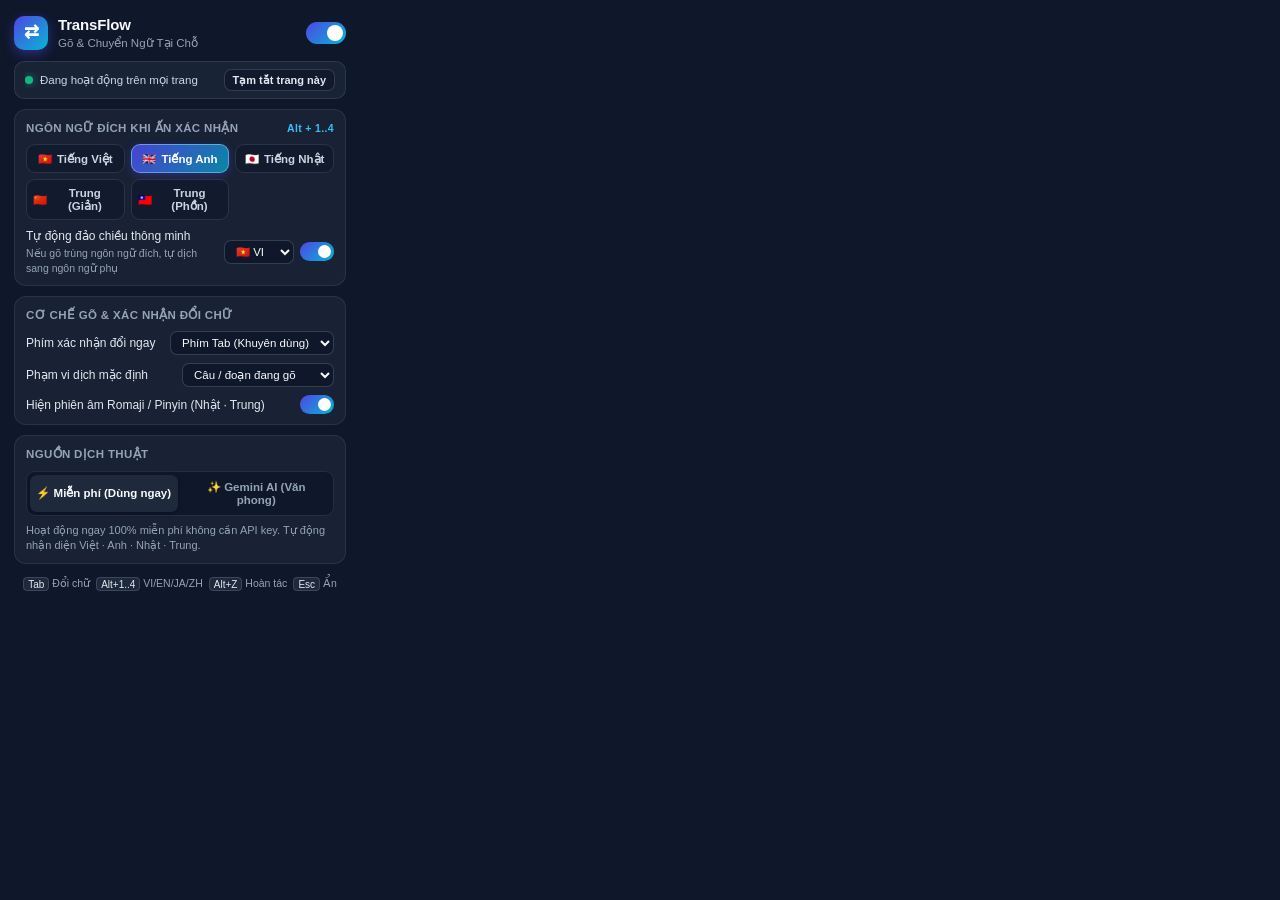
<file: extension/popup.html>
<!DOCTYPE html>
<html lang="vi">
<head>
  <meta charset="UTF-8" />
  <meta name="viewport" content="width=device-width, initial-scale=1.0" />
  <title>TransFlow — Cài đặt dịch tại chỗ</title>
  <link rel="stylesheet" href="popup.css" />
</head>
<body>
  <div class="app">
    <!-- Header -->
    <header class="header">
      <div class="brand">
        <div class="logo-badge">⇄</div>
        <div>
          <h1>TransFlow</h1>
          <p>Gõ &amp; Chuyển Ngữ Tại Chỗ</p>
        </div>
      </div>
      <label class="switch" title="Bật / Tắt toàn cục (Alt+X)">
        <input type="checkbox" id="enabledToggle" checked />
        <span class="slider"></span>
      </label>
    </header>

    <!-- Current Host Toggle -->
    <div class="site-bar" id="siteBar">
      <div class="site-info">
        <span class="dot" id="siteDot"></span>
        <span id="currentHostText">Đang hoạt động trên mọi trang</span>
      </div>
      <button class="site-toggle-btn" id="siteToggleBtn" type="button">Tạm tắt trang này</button>
    </div>

    <!-- Target Language Grid -->
    <section class="card">
      <div class="section-head">
        <span>Ngôn ngữ đích khi ấn Xác nhận</span>
        <span class="hint">Alt + 1..4</span>
      </div>
      <div class="lang-grid" id="targetLangGrid">
        <button type="button" class="lang-card" data-lang="vi">
          <span class="flag">🇻🇳</span>
          <span class="name">Tiếng Việt</span>
        </button>
        <button type="button" class="lang-card active" data-lang="en">
          <span class="flag">🇬🇧</span>
          <span class="name">Tiếng Anh</span>
        </button>
        <button type="button" class="lang-card" data-lang="ja">
          <span class="flag">🇯🇵</span>
          <span class="name">Tiếng Nhật</span>
        </button>
        <button type="button" class="lang-card" data-lang="zh-CN">
          <span class="flag">🇨🇳</span>
          <span class="name">Trung (Giản)</span>
        </button>
        <button type="button" class="lang-card" data-lang="zh-TW">
          <span class="flag">🇹🇼</span>
          <span class="name">Trung (Phồn)</span>
        </button>
      </div>

      <div class="row-setting mt-8">
        <div>
          <div class="label-sm">Tự động đảo chiều thông minh</div>
          <div class="sub-sm">Nếu gõ trùng ngôn ngữ đích, tự dịch sang ngôn ngữ phụ</div>
        </div>
        <div class="pivot-controls">
          <select id="fallbackLangSelect" class="select-sm" title="Ngôn ngữ đảo chiều">
            <option value="vi">🇻🇳 VI</option>
            <option value="en">🇬🇧 EN</option>
            <option value="ja">🇯🇵 JA</option>
            <option value="zh-CN">🇨🇳 ZH</option>
          </select>
          <label class="switch switch-sm">
            <input type="checkbox" id="autoPivotToggle" checked />
            <span class="slider"></span>
          </label>
        </div>
      </div>
    </section>

    <!-- Typing & Confirm Behavior -->
    <section class="card">
      <div class="section-head">
        <span>Cơ chế gõ &amp; Xác nhận đổi chữ</span>
      </div>

      <div class="row-setting">
        <label class="label-sm" for="confirmKeySelect">Phím xác nhận đổi ngay</label>
        <select id="confirmKeySelect" class="select-md">
          <option value="Tab">Phím Tab (Khuyên dùng)</option>
          <option value="Alt+Q">Tổ hợp Alt + Q</option>
          <option value="Ctrl+Enter">Tổ hợp Ctrl + Enter</option>
          <option value="ButtonOnly">Chỉ bấm nút Xác nhận</option>
        </select>
      </div>

      <div class="row-setting mt-8">
        <label class="label-sm" for="defaultScopeSelect">Phạm vi dịch mặc định</label>
        <select id="defaultScopeSelect" class="select-md">
          <option value="segment">Câu / đoạn đang gõ</option>
          <option value="full">Toàn bộ ô nhập</option>
        </select>
      </div>

      <div class="row-setting mt-8">
        <span class="label-sm">Hiện phiên âm Romaji / Pinyin (Nhật · Trung)</span>
        <label class="switch switch-sm">
          <input type="checkbox" id="showPhoneticToggle" checked />
          <span class="slider"></span>
        </label>
      </div>
    </section>

    <!-- Translation Engine -->
    <section class="card">
      <div class="section-head">
        <span>Nguồn dịch thuật</span>
      </div>
      <div class="seg-tabs">
        <button type="button" class="seg-btn active" data-engine="free">⚡ Miễn phí (Dùng ngay)</button>
        <button type="button" class="seg-btn" data-engine="gemini">✨ Gemini AI (Văn phong)</button>
      </div>

      <div id="freeEngineNote" class="engine-note">
        Hoạt động ngay 100% miễn phí không cần API key. Tự động nhận diện Việt · Anh · Nhật · Trung.
      </div>

      <div id="geminiPanel" class="gemini-panel hidden">
        <div class="row-setting">
          <label class="label-sm" for="toneSelect">Văn phong / Kính ngữ</label>
          <select id="toneSelect" class="select-md">
            <option value="natural">Tự nhiên, trôi chảy</option>
            <option value="polite">Lịch sự / Kính ngữ (Keigo)</option>
            <option value="casual">Thân mật / Chat bạn bè</option>
            <option value="concise">Ngắn gọn, súc tích</option>
          </select>
        </div>

        <div class="api-box mt-8">
          <div class="api-label-row">
            <label class="label-sm" for="geminiKeyInput">Gemini API Key</label>
            <a href="https://aistudio.google.com/apikey" target="_blank" rel="noreferrer" class="link-xs">Lấy key miễn phí ↗</a>
          </div>
          <div class="api-input-row">
            <input type="password" id="geminiKeyInput" placeholder="AIzaSy..." autocomplete="off" />
            <button type="button" id="testKeyBtn" class="btn-secondary">Kiểm tra</button>
          </div>
          <div id="keyStatus" class="key-status"></div>
        </div>
      </div>
    </section>

    <!-- Shortcuts Footer -->
    <footer class="footer">
      <div class="shortcut-chips">
        <span><kbd>Tab</kbd> Đổi chữ</span>
        <span><kbd>Alt+1..4</kbd> VI/EN/JA/ZH</span>
        <span><kbd>Alt+Z</kbd> Hoàn tác</span>
        <span><kbd>Esc</kbd> Ẩn</span>
      </div>
    </footer>
  </div>

  <script src="popup.js"></script>
</body>
</html>
</file>
<file: extension/popup.css>
* {
  box-sizing: border-box;
  margin: 0;
  padding: 0;
}

body {
  width: 360px;
  font-family: -apple-system, BlinkMacSystemFont, "Segoe UI", Roboto, sans-serif;
  background: #0f172a;
  color: #f8fafc;
  font-size: 13px;
  line-height: 1.4;
}

.app {
  padding: 14px;
  display: flex;
  flex-direction: column;
  gap: 10px;
}

.header {
  display: flex;
  align-items: center;
  justify-content: space-between;
}

.brand {
  display: flex;
  align-items: center;
  gap: 10px;
}

.logo-badge {
  width: 34px;
  height: 34px;
  border-radius: 10px;
  background: linear-gradient(135deg, #4f46e5, #06b6d4);
  display: flex;
  align-items: center;
  justify-content: center;
  font-size: 18px;
  font-weight: 800;
  color: #fff;
  box-shadow: 0 4px 12px rgba(79, 70, 229, 0.45);
}

.brand h1 {
  font-size: 15px;
  font-weight: 700;
  letter-spacing: -0.01em;
}

.brand p {
  font-size: 11.5px;
  color: #94a3b8;
}

/* Site bar */
.site-bar {
  display: flex;
  align-items: center;
  justify-content: space-between;
  background: rgba(30, 41, 59, 0.75);
  border: 1px solid rgba(148, 163, 184, 0.16);
  border-radius: 10px;
  padding: 7px 10px;
}

.site-info {
  display: flex;
  align-items: center;
  gap: 7px;
  font-size: 11.5px;
  color: #cbd5e1;
  overflow: hidden;
  text-overflow: ellipsis;
  white-space: nowrap;
}

.dot {
  width: 8px;
  height: 8px;
  border-radius: 50%;
  background: #10b981;
  box-shadow: 0 0 8px rgba(16, 185, 129, 0.7);
  flex-shrink: 0;
}

.dot.paused {
  background: #f59e0b;
  box-shadow: none;
}

.site-toggle-btn {
  appearance: none;
  border: 1px solid rgba(148, 163, 184, 0.25);
  background: rgba(15, 23, 42, 0.7);
  color: #e2e8f0;
  font-size: 11px;
  font-weight: 600;
  padding: 3.5px 8px;
  border-radius: 7px;
  cursor: pointer;
  flex-shrink: 0;
}

.site-toggle-btn:hover {
  background: rgba(51, 65, 85, 0.8);
}

/* Cards */
.card {
  background: rgba(30, 41, 59, 0.65);
  border: 1px solid rgba(148, 163, 184, 0.14);
  border-radius: 12px;
  padding: 10px 11px;
}

.section-head {
  display: flex;
  align-items: center;
  justify-content: space-between;
  font-size: 11.5px;
  font-weight: 700;
  color: #94a3b8;
  text-transform: uppercase;
  letter-spacing: 0.03em;
  margin-bottom: 8px;
}

.hint {
  font-size: 10.5px;
  font-weight: 600;
  color: #38bdf8;
  text-transform: none;
}

.lang-grid {
  display: grid;
  grid-template-columns: repeat(3, 1fr);
  gap: 6px;
}

.lang-card {
  appearance: none;
  border: 1px solid rgba(148, 163, 184, 0.18);
  background: rgba(15, 23, 42, 0.6);
  color: #cbd5e1;
  border-radius: 9px;
  padding: 6.5px 6px;
  cursor: pointer;
  display: flex;
  align-items: center;
  justify-content: center;
  gap: 5px;
  font-size: 11.5px;
  font-weight: 600;
  transition: all 0.14s ease;
}

.lang-card:hover {
  border-color: rgba(148, 163, 184, 0.45);
  color: #fff;
}

.lang-card.active {
  background: linear-gradient(135deg, rgba(79, 70, 229, 0.9), rgba(8, 145, 178, 0.9));
  border-color: rgba(165, 243, 252, 0.45);
  color: #ffffff;
  box-shadow: 0 3px 10px rgba(79, 70, 229, 0.35);
}

.mt-8 {
  margin-top: 8px;
}

.row-setting {
  display: flex;
  align-items: center;
  justify-content: space-between;
  gap: 8px;
}

.label-sm {
  font-size: 12px;
  font-weight: 500;
  color: #e2e8f0;
}

.sub-sm {
  font-size: 10.5px;
  color: #94a3b8;
  margin-top: 1px;
}

.pivot-controls {
  display: flex;
  align-items: center;
  gap: 6px;
  flex-shrink: 0;
}

.select-sm,
.select-md {
  background: #0f172a;
  color: #f8fafc;
  border: 1px solid rgba(148, 163, 184, 0.28);
  border-radius: 7px;
  padding: 4px 7px;
  font-size: 11.5px;
  outline: none;
}

.select-md {
  min-width: 152px;
}

/* Toggle Switch */
.switch {
  position: relative;
  display: inline-block;
  width: 40px;
  height: 22px;
  flex-shrink: 0;
}

.switch.switch-sm {
  width: 34px;
  height: 19px;
}

.switch input {
  opacity: 0;
  width: 0;
  height: 0;
}

.slider {
  position: absolute;
  cursor: pointer;
  inset: 0;
  background-color: #334155;
  transition: 0.2s;
  border-radius: 999px;
}

.slider:before {
  position: absolute;
  content: "";
  height: 16px;
  width: 16px;
  left: 3px;
  bottom: 3px;
  background-color: white;
  transition: 0.2s;
  border-radius: 50%;
}

.switch.switch-sm .slider:before {
  height: 13px;
  width: 13px;
}

input:checked + .slider {
  background: linear-gradient(135deg, #4f46e5, #06b6d4);
}

input:checked + .slider:before {
  transform: translateX(18px);
}

.switch.switch-sm input:checked + .slider:before {
  transform: translateX(15px);
}

/* Segmented Engine Tabs */
.seg-tabs {
  display: grid;
  grid-template-columns: 1fr 1fr;
  gap: 5px;
  background: #0f172a;
  padding: 3px;
  border-radius: 9px;
  border: 1px solid rgba(148, 163, 184, 0.16);
}

.seg-btn {
  appearance: none;
  border: none;
  background: transparent;
  color: #94a3b8;
  font-size: 11.5px;
  font-weight: 600;
  padding: 5.5px 6px;
  border-radius: 7px;
  cursor: pointer;
  transition: all 0.14s;
}

.seg-btn.active {
  background: #1e293b;
  color: #f8fafc;
  box-shadow: 0 1px 4px rgba(0, 0, 0, 0.35);
}

.engine-note {
  margin-top: 7px;
  font-size: 11px;
  color: #94a3b8;
}

.gemini-panel {
  margin-top: 8px;
}

.hidden {
  display: none !important;
}

.api-label-row {
  display: flex;
  align-items: center;
  justify-content: space-between;
  margin-bottom: 4px;
}

.link-xs {
  font-size: 11px;
  color: #38bdf8;
  text-decoration: none;
}

.link-xs:hover {
  text-decoration: underline;
}

.api-input-row {
  display: flex;
  gap: 6px;
}

.api-input-row input {
  flex: 1;
  background: #0f172a;
  color: #f8fafc;
  border: 1px solid rgba(148, 163, 184, 0.28);
  border-radius: 7px;
  padding: 5px 8px;
  font-size: 12px;
  outline: none;
}

.api-input-row input:focus {
  border-color: #38bdf8;
}

.btn-secondary {
  appearance: none;
  border: 1px solid rgba(56, 189, 248, 0.4);
  background: rgba(8, 145, 178, 0.25);
  color: #e0f2fe;
  font-size: 11.5px;
  font-weight: 600;
  padding: 5px 9px;
  border-radius: 7px;
  cursor: pointer;
  white-space: nowrap;
}

.btn-secondary:hover {
  background: rgba(8, 145, 178, 0.45);
}

.key-status {
  margin-top: 5px;
  font-size: 11px;
  min-height: 14px;
}

.footer {
  padding-top: 2px;
}

.shortcut-chips {
  display: flex;
  flex-wrap: wrap;
  justify-content: center;
  gap: 6px;
  font-size: 10.5px;
  color: #94a3b8;
}

.shortcut-chips kbd {
  background: #1e293b;
  border: 1px solid rgba(148, 163, 184, 0.25);
  border-radius: 4px;
  padding: 0.5px 4px;
  font-size: 10px;
  color: #e2e8f0;
  font-family: inherit;
}
</file>
